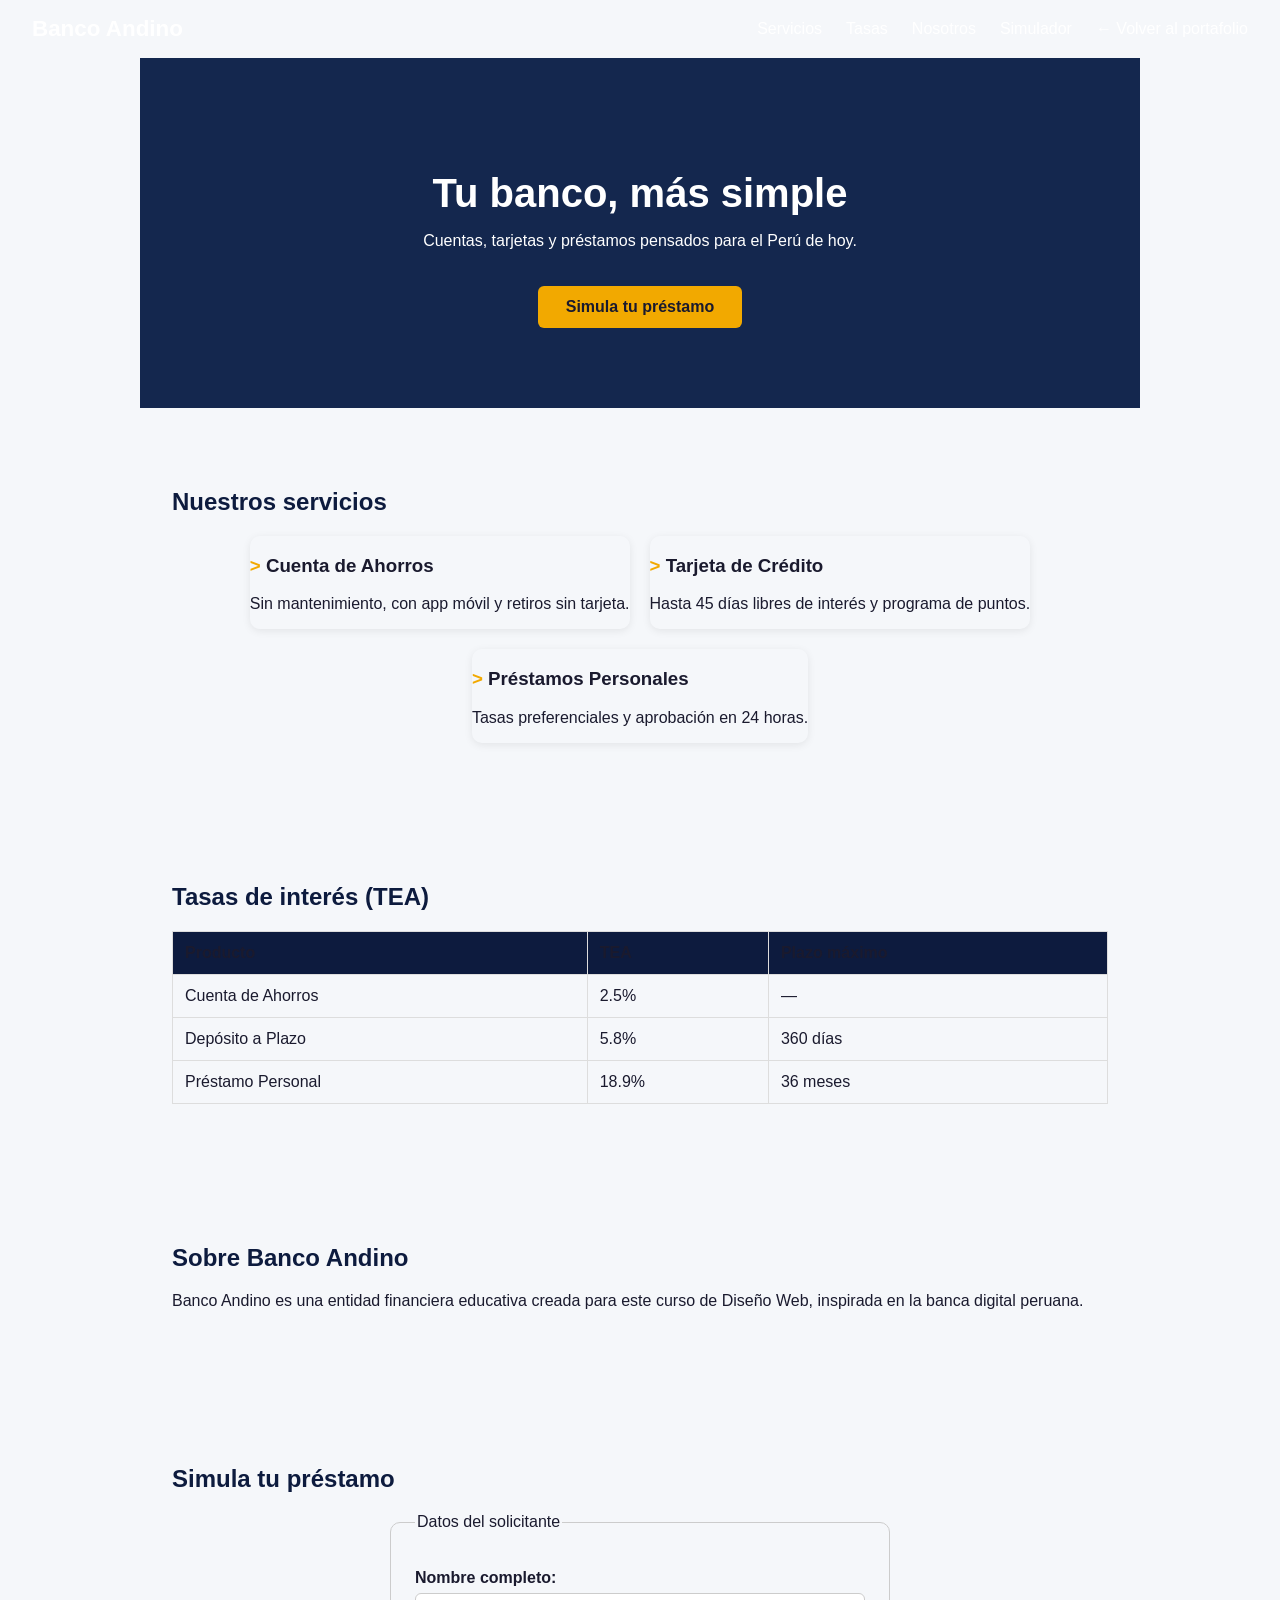
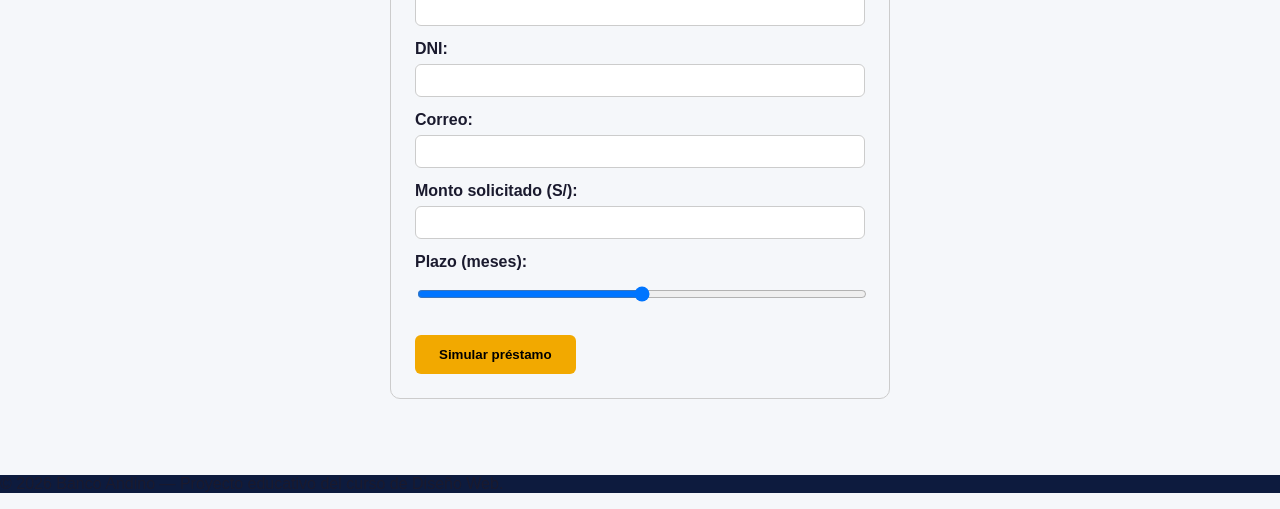
<file: html/banco.html>
<!DOCTYPE html>
<html lang="es">
<head>
  <meta charset="UTF-8">
  <meta name="viewport" content="width=device-width, initial-scale=1.0">
  <meta name="description" content="Banco Andino - Banca simple y confiable">
  <title>Banco Andino</title>
  <link rel="stylesheet" href="../css/banco.css">
</head>
<body>
  <header>
    <div class="logo">Banco Andino</div>
    <nav>
      <ul>
        <li><a href="#servicios">Servicios</a></li>
        <li><a href="#tasas">Tasas</a></li>
        <li><a href="#nosotros">Nosotros</a></li>
        <li><a href="#contacto">Simulador</a></li>
        <li><a href="portafolio.html">← Volver al portafolio</a></li>
      </ul>
    </nav>
  </header>

  <main>
    <section class="hero">
      <h1>Tu banco, más simple</h1>
      <p>Cuentas, tarjetas y préstamos pensados para el Perú de hoy.</p>
      <a href="#contacto" class="btn">Simula tu préstamo</a>
    </section>

    <section id="servicios">
      <h2>Nuestros servicios</h2>
      <div class="servicios-grid">
        <article class="servicio-card">
          <h3>Cuenta de Ahorros</h3>
          <p>Sin mantenimiento, con app móvil y retiros sin tarjeta.</p>
        </article>
        <article class="servicio-card">
          <h3>Tarjeta de Crédito</h3>
          <p>Hasta 45 días libres de interés y programa de puntos.</p>
        </article>
        <article class="servicio-card">
          <h3>Préstamos Personales</h3>
          <p>Tasas preferenciales y aprobación en 24 horas.</p>
        </article>
      </div>
    </section>

    <section id="tasas">
      <h2>Tasas de interés (TEA)</h2>
      <table>
        <thead>
          <tr>
            <th scope="col">Producto</th>
            <th scope="col">TEA</th>
            <th scope="col">Plazo máximo</th>
          </tr>
        </thead>
        <tbody>
          <tr>
            <td>Cuenta de Ahorros</td>
            <td>2.5%</td>
            <td>—</td>
          </tr>
          <tr>
            <td>Depósito a Plazo</td>
            <td>5.8%</td>
            <td>360 días</td>
          </tr>
          <tr>
            <td>Préstamo Personal</td>
            <td>18.9%</td>
            <td>36 meses</td>
          </tr>
        </tbody>
      </table>
    </section>

    <section id="nosotros">
      <h2>Sobre Banco Andino</h2>
      <p>Banco Andino es una entidad financiera educativa creada para este curso de Diseño Web, inspirada
      en la banca digital peruana.</p>
    </section>

    <section id="contacto">
      <h2>Simula tu préstamo</h2>
      <form>
        <fieldset>
          <legend>Datos del solicitante</legend>

          <label for="nombre">Nombre completo:</label>
          <input type="text" id="nombre" name="nombre" required>

          <label for="dni">DNI:</label>
          <input type="text" id="dni" name="dni" pattern="[0-9]{8}" maxlength="8" required>

          <label for="correo">Correo:</label>
          <input type="email" id="correo" name="correo" required>

          <label for="monto">Monto solicitado (S/):</label>
          <input type="number" id="monto" name="monto" min="500" max="50000" step="100">

          <label for="plazo">Plazo (meses):</label>
          <input type="range" id="plazo" name="plazo" min="6" max="36">

          <input type="submit" value="Simular préstamo">
        </fieldset>
      </form>
    </section>
  </main>

  <footer>
    <p>&copy; 2026 Banco Andino — Proyecto educativo del curso de Diseño Web.</p>
  </footer>
</body>
</html>
</file>
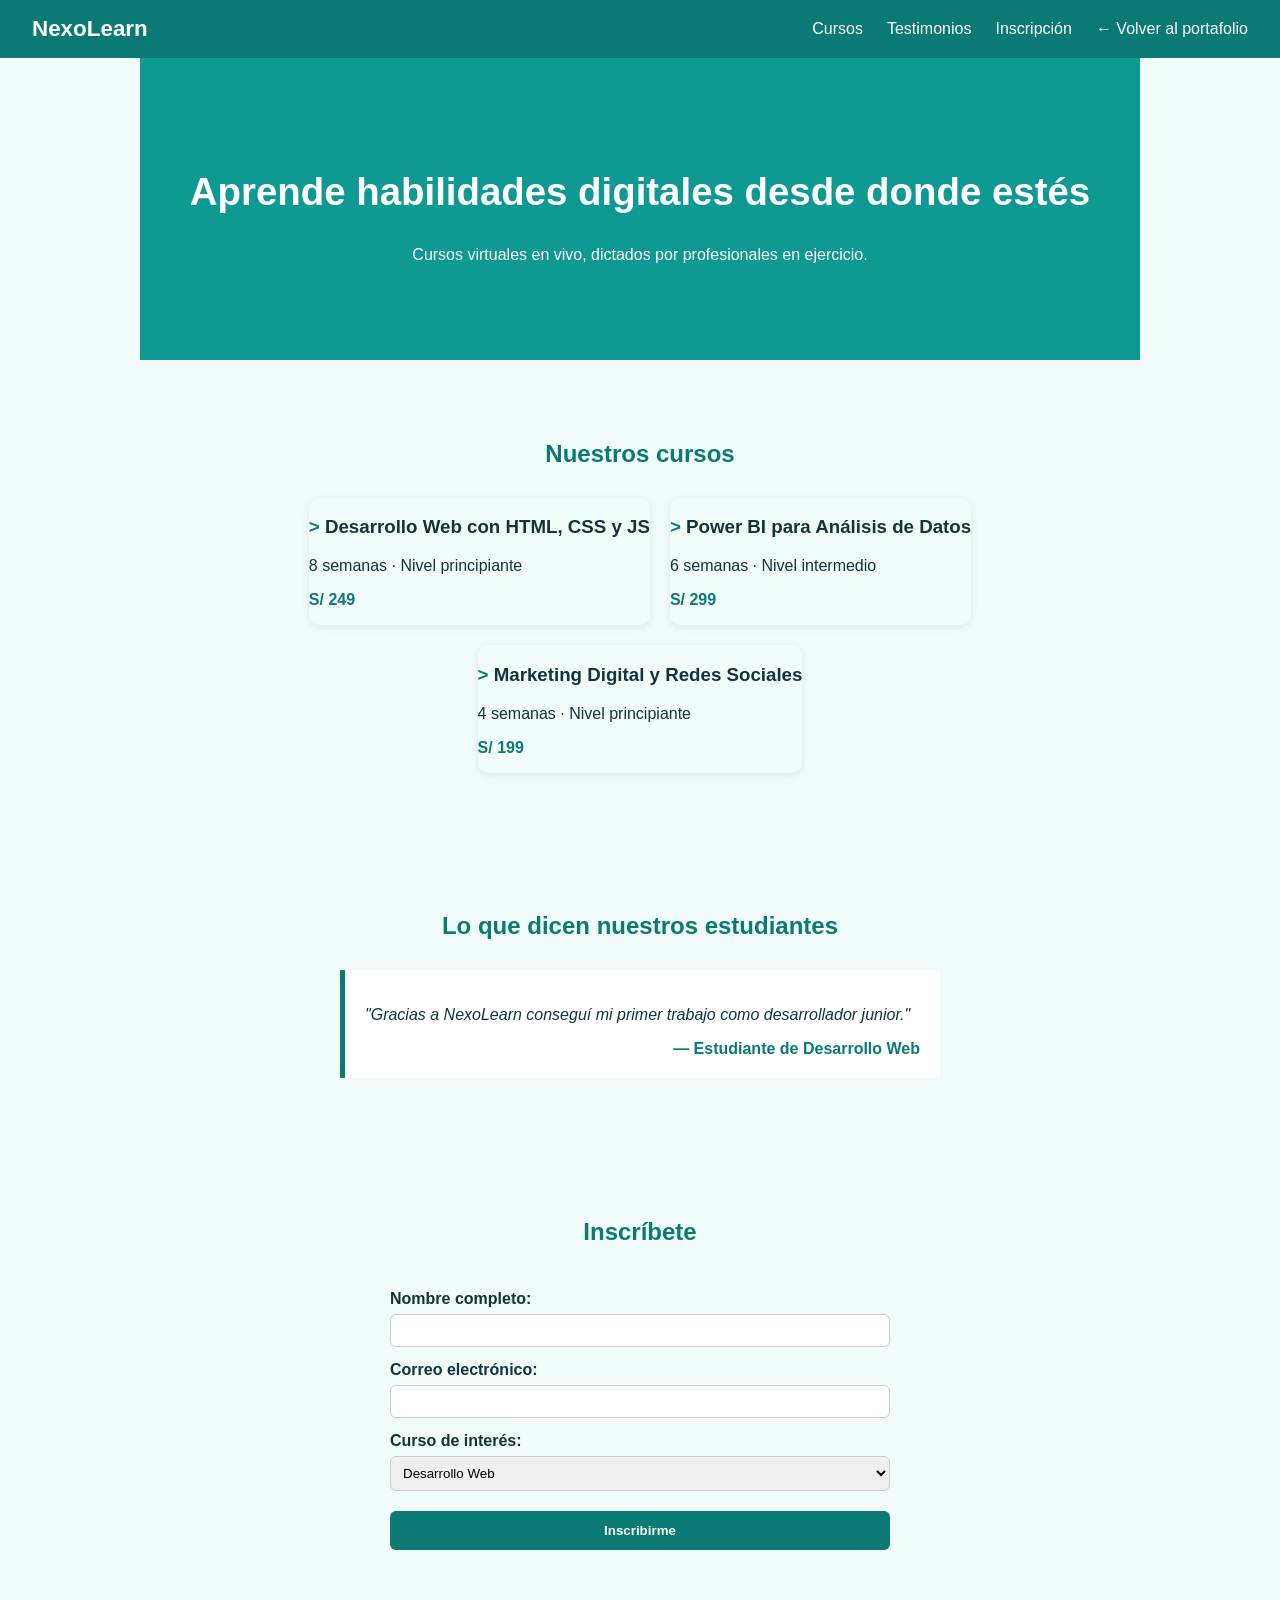
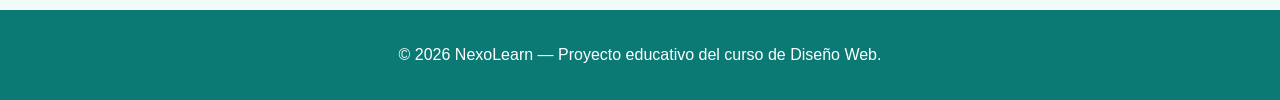
<file: html/capacitacion_virtual.html>
<!DOCTYPE html>
<html lang="es">
<head>
  <meta charset="UTF-8">
  <meta name="viewport" content="width=device-width, initial-scale=1.0">
  <meta name="description" content="NexoLearn - Capacitación y Cursos Virtuales">
  <title>NexoLearn - Capacitación Virtual</title>
  <link rel="stylesheet" href="../css/capacitacion_virtual.css">
</head>
<body>
  <header>
    <div class="logo">NexoLearn</div>
    <nav>
      <ul>
        <li><a href="#cursos">Cursos</a></li>
        <li><a href="#testimonios">Testimonios</a></li>
        <li><a href="#inscripcion">Inscripción</a></li>
        <li><a href="portafolio.html">← Volver al portafolio</a></li>
      </ul>
    </nav>
  </header>

  <main>
    <section class="hero">
      <h1>Aprende habilidades digitales desde donde estés</h1>
      <p>Cursos virtuales en vivo, dictados por profesionales en ejercicio.</p>
    </section>

    <section id="cursos">
      <h2>Nuestros cursos</h2>
      <div class="cursos-grid">

        <article class="curso-card">
          <h3>Desarrollo Web con HTML, CSS y JS</h3>
          <p>8 semanas · Nivel principiante</p>
          <p class="precio">S/ 249</p>
        </article>

        <article class="curso-card">
          <h3>Power BI para Análisis de Datos</h3>
          <p>6 semanas · Nivel intermedio</p>
          <p class="precio">S/ 299</p>
        </article>

        <article class="curso-card">
          <h3>Marketing Digital y Redes Sociales</h3>
          <p>4 semanas · Nivel principiante</p>
          <p class="precio">S/ 199</p>
        </article>

      </div>
    </section>

    <section id="testimonios">
      <h2>Lo que dicen nuestros estudiantes</h2>
      <blockquote>
        <p>"Gracias a NexoLearn conseguí mi primer trabajo como desarrollador junior."</p>
        <cite>— Estudiante de Desarrollo Web</cite>
      </blockquote>
    </section>

    <section id="inscripcion">
      <h2>Inscríbete</h2>
      <form>
        <label for="nombre">Nombre completo:</label>
        <input type="text" id="nombre" name="nombre" required>

        <label for="correo">Correo electrónico:</label>
        <input type="email" id="correo" name="correo" required>

        <label for="curso">Curso de interés:</label>
        <select id="curso" name="curso">
          <option value="web">Desarrollo Web</option>
          <option value="bi">Power BI</option>
          <option value="marketing">Marketing Digital</option>
        </select>

        <input type="submit" value="Inscribirme">
      </form>
    </section>
  </main>

  <footer>
    <p>&copy; 2026 NexoLearn — Proyecto educativo del curso de Diseño Web.</p>
  </footer>
</body>
</html>
</file>
<file: css/banco.css>
:root {
  --azul-oscuro: #0d1b3e;
  --azul-texto: #1a1a2e;
  --azul-hero: #14274e;
  --dorado: #f2a900;
  --fondo: #f5f7fa;
}

* { box-sizing: border-box; }

body {
  font-family: 'Segoe UI', Arial, sans-serif;
  margin: 0;
  color: var(--azul-texto);
  background-color: var(--fondo);
}

header {
  display: flex;
  justify-content: space-between;
  align-items: center;
  header { background-color: var(--azul-oscuro); }
  color: white;
  padding: 16px 32px;
}

.logo { font-size: 1.4rem; font-weight: bold; }

header nav ul {
  list-style: none;
  display: flex;
  gap: 24px;
  margin: 0;
  padding: 0;
}

header nav a { color: white; text-decoration: none; }
header nav a:hover { text-decoration: underline; }

.hero {
  background-color: var(--azul-hero);
  color: white;
  text-align: center;
  padding: 80px 20px;
}

.hero h1 { font-size: 2.5rem; margin-bottom: 10px; }

.btn {
  display: inline-block;
  margin-top: 20px;
  padding: 12px 28px;
  background-color: var(--dorado);
  color: #1a1a2e;
  border-radius: 6px;
  text-decoration: none;
  font-weight: bold;
}

section { padding: 60px 32px; max-width: 1000px; margin: 0 auto; }
h2 { color: var(--azul-oscuro); }

.servicios-grid { display: flex; flex-wrap: wrap; gap: 20px; justify-content: center; }

.servicio-card {
  -webkit-border-radius: 10px; /* Safari y Chrome */
  -moz-border-radius: 10px; /* Firefox */
  border-radius: 10px; /* Estandar */
  box-shadow: 0 2px 8px rgba(0, 0, 0, 0.08);
}

.servicio-card h3::before {
  content: "> ";
  color: var(--dorado);
  font-weight: bold;
}

table { width: 100%; border-collapse: collapse; }
th, td { padding: 12px; border: 1px solid #ddd; text-align: left; }
th { background-color: var(--azul-oscuro); }

form fieldset {
  border: 1px solid #ccc;
  border-radius: 10px;
  padding: 24px;
  max-width: 500px;
  margin: 0 auto;
}

form label { display: block; margin-top: 14px; font-weight: bold; }

form input {
  width: 100%;
  padding: 8px;
  margin-top: 6px;
  border-radius: 6px;
  border: 1px solid #ccc;
}

form input[type="submit"] {
  margin-top: 20px;
  width: auto;
  background-color: var(--dorado);
  border: none;
  padding: 12px 24px;
  font-weight: bold;
  cursor: pointer;
  border-radius: 6px;
}

footer { background-color: var(--azul-oscuro); }
</file>
<file: css/capacitacion_virtual.css>
:root {
  --verde-marca: #0b7a75;
  --verde-oscuro: #12343b;
  --verde-claro: #0e9a92;
  --fondo: #f0fbfa;
}

* { box-sizing: border-box; }

body {
  font-family: 'Segoe UI', Arial, sans-serif;
  margin: 0;
  background-color: var(--fondo);
  color: var(--verde-oscuro);
}

header {
  display: flex;
  justify-content: space-between;
  align-items: center;
  background-color: var(--verde-marca);
  color: white;
  padding: 16px 32px;
}

.logo { font-size: 1.4rem; font-weight: bold; }

header nav ul {
  list-style: none;
  display: flex;
  gap: 24px;
  margin: 0;
  padding: 0;
}

header nav a { color: white; text-decoration: none; }
header nav a:hover { text-decoration: underline; }

.hero {
  background-color: var(--verde-claro);
  color: white;
  text-align: center;
  padding: 80px 20px;
}

.hero h1 { font-size: 2.4rem; }

section { padding: 60px 32px; max-width: 1000px; margin: 0 auto; }
h2 { text-align: center; color: var(--verde-marca); margin-bottom: 30px; }

.cursos-grid { display: flex; flex-wrap: wrap; gap: 20px; justify-content: center; }

.curso-card {
  -webkit-border-radius: 10px;
  -moz-border-radius: 10px;
  border-radius: 10px;
  box-shadow: 0 2px 8px rgba(0, 0, 0, 0.08);
}

.curso-card h3::before {
  content: "> ";
  color: var(--verde-marca);
  font-weight: bold;
}

.precio { font-weight: bold; color: var(--verde-marca); }

blockquote {
  background-color: white;
  border-left: 5px solid #0b7a75;
  padding: 20px;
  font-style: italic;
  max-width: 600px;
  margin: 0 auto;
}

blockquote cite {
  display: block;
  margin-top: 10px;
  font-style: normal;
  font-weight: bold;
  color: #0b7a75;
  text-align: right;
}

form { max-width: 500px; margin: 0 auto; display: flex; flex-direction: column; }
form label { margin-top: 14px; font-weight: bold; }

form input, form select {
  padding: 8px;
  margin-top: 6px;
  border-radius: 6px;
  border: 1px solid #ccc;
}

form input[type="submit"] {
  margin-top: 20px;
  background-color: #0b7a75;
  color: white;
  border: none;
  padding: 12px;
  border-radius: 6px;
  font-weight: bold;
  cursor: pointer;
}

footer { background-color: var(--verde-marca); color: white; text-align: center; padding: 20px; }
</file>
